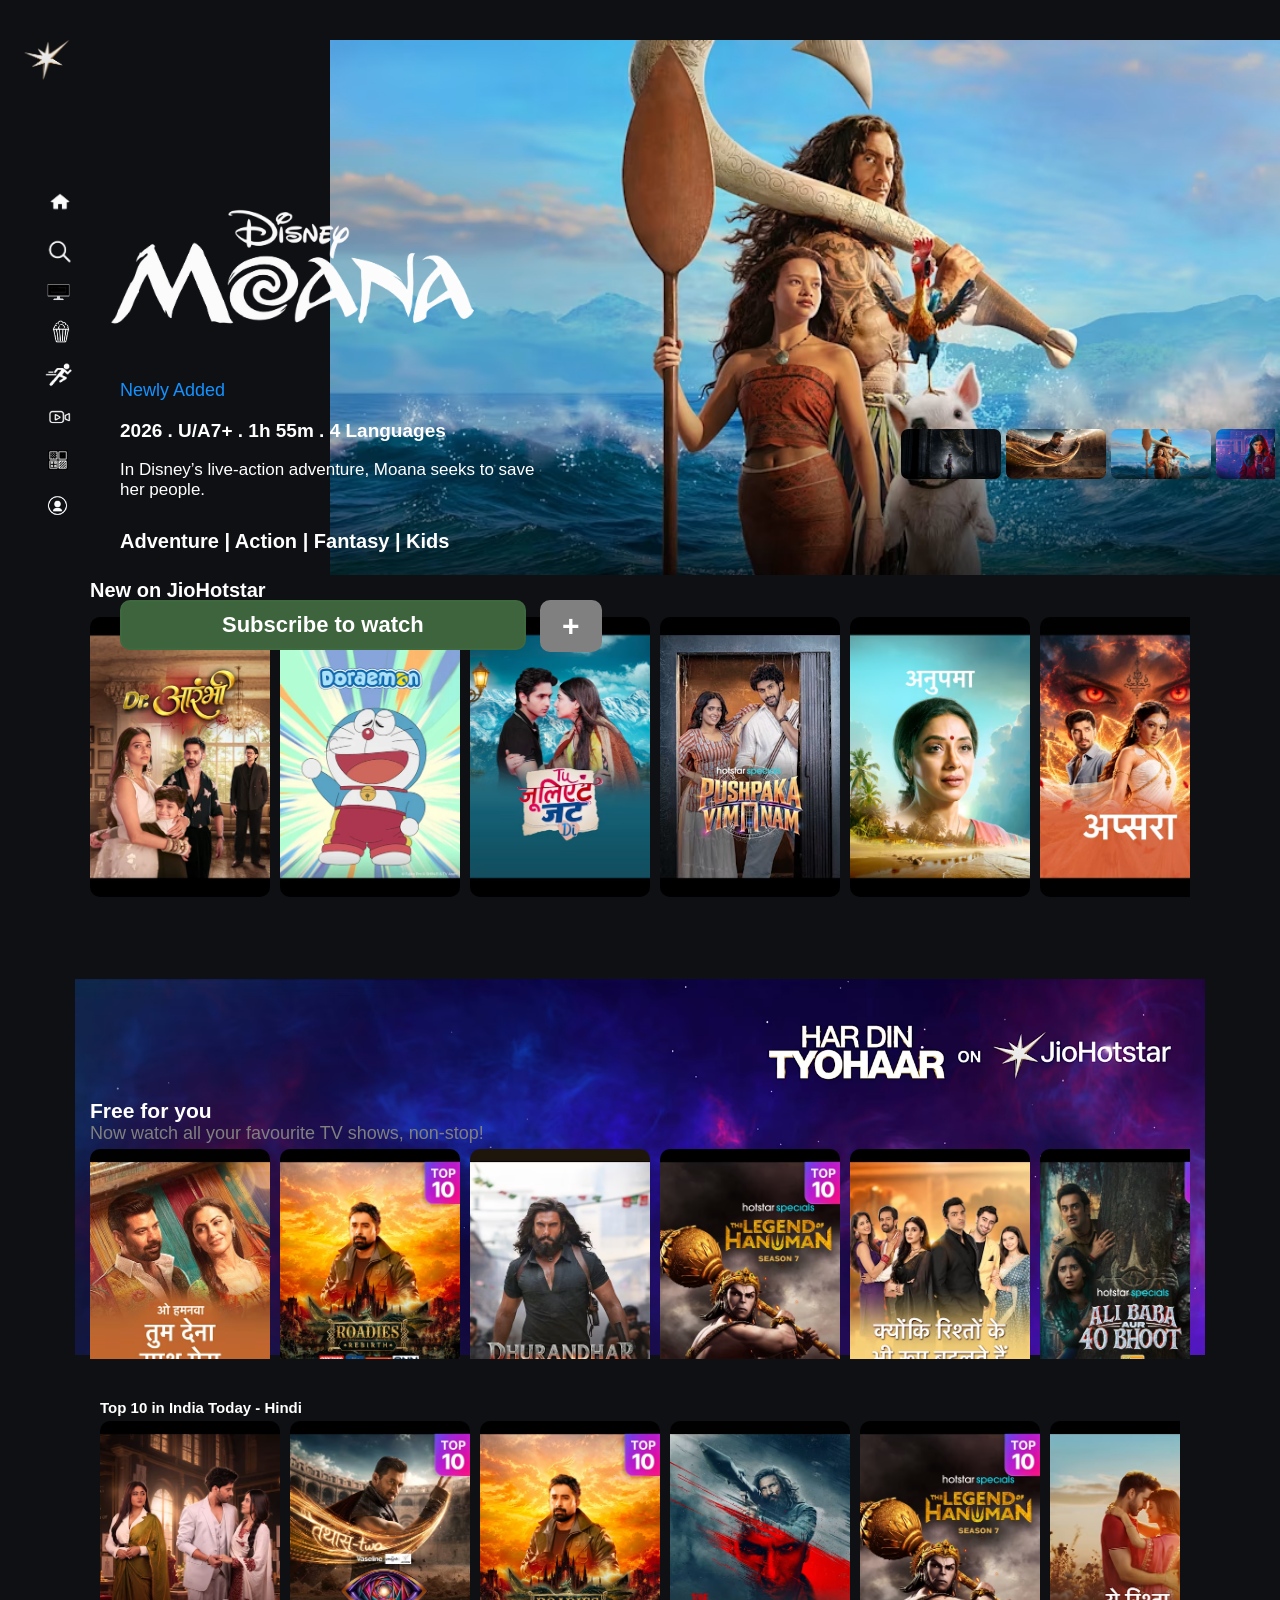
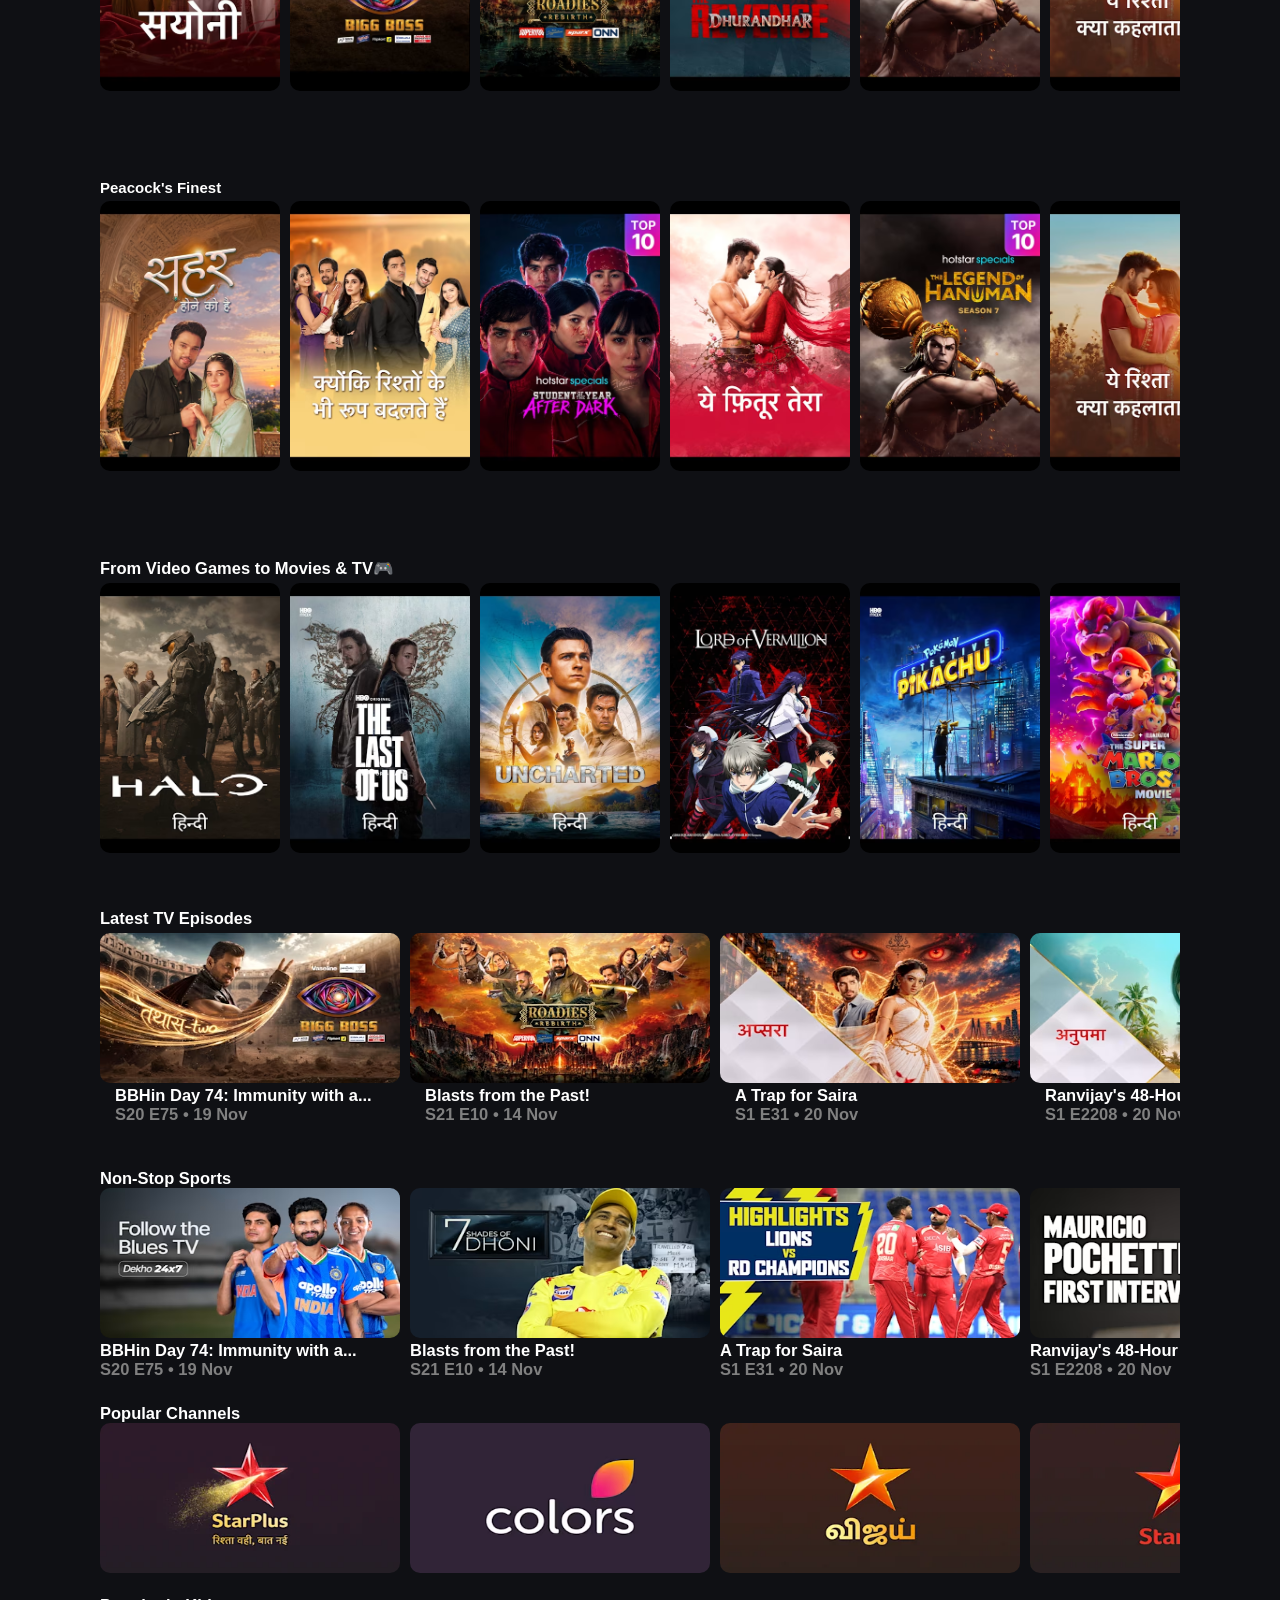
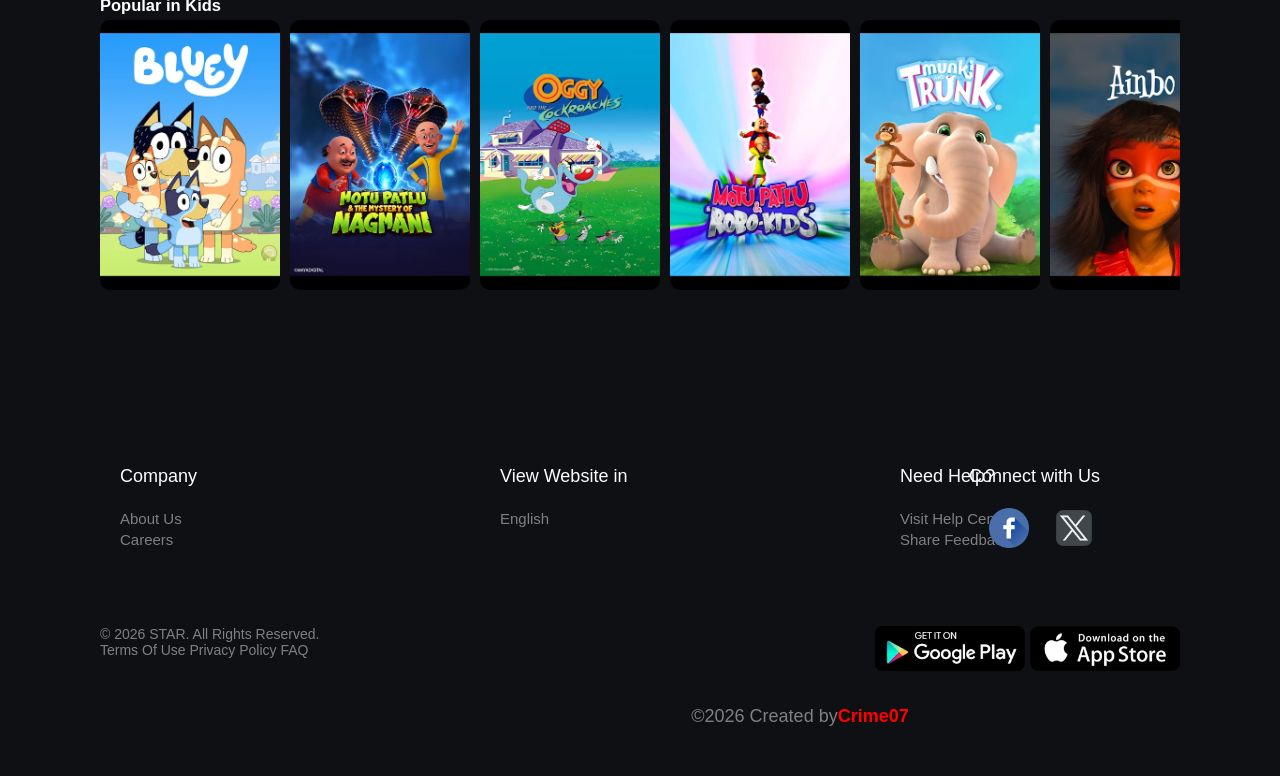
<file: index.html>
<!DOCTYPE html>
<html lang="en">

<head>
    <meta charset="UTF-8">
    <meta name="viewport" content="width=device-width, initial-scale=1.0">
    <link rel="shortcut icon" href="./images/logo.png" type="image/x-icon">
    <link rel="stylesheet" href="./css_work/style.css">
    <title>JioHotstar</title>
</head>

<body>
    <header>
        <div class="first_container"></div>

        <div class="container_second_head">


            <div class="container_second">

                <div class="box1">
                    <img src="./images/mori.avif" alt="">
                </div>

                <div class="box2">
                    <img id="img2" src="./images/moana_name.png" alt="">
                </div>

                <div class="box3">
                    <h4>Newly Added</h4>
                    <h5>2026 . U/A7+ . 1h 55m . 4 Languages</h5>
                    <p>In Disney’s live-action adventure, Moana seeks to save <br> her people. </p>

                    <h6>Adventure | Action | Fantasy | Kids</h6>

                    <button type="button">Subscribe to watch</button>
                    <h3>+</h3>

                </div>
                <!-- ..........ICONS WORK-->

                <div class="side_icons">

                    <div class="icon1">
                        <img src="./images/logo.png" alt="">
                    </div>

                    <div class="icon2">
                        <img src="./images/home_iconee.png" alt="">
                    </div>

                    <div class="icon3">
                        <img src="./images/search.png" alt="">
                    </div>

                    <div class="icon4">
                        <img  src="./images/white_moniter.png" alt="">
                    </div>

                    <div class="icon5">
                        <img src="./images/popcorn_bucket_icon.png" alt="">
                    </div>
                    <div class="icon6">
                        <img src="./images/run_bro.png" alt="">
                    </div>
                    <div class="icon7">
                        <img src="./images/sparkey_icon.png" alt="">
                    </div>
                    <div class="icon8">
                        <img src="./images/catagories_icon.png" alt="">
                    </div>
                    <div class="icon9">
                        <img src="./images/man_iconee.png" alt="">
                    </div>
                </div>

                <!-- small img work in container_second -->
                <div class="small_img">

                    <div class="sm_img">

                        <div class="small1">
                            <img src="./images/varahi.avif" alt="">
                        </div>
                        <div class="small1">
                            <img src="./images/salu_bhai.avif" alt="">
                        </div>

                        <div class="small1">
                            <img src="./images/mori.avif" alt="">
                        </div>

                        <div class="small1">
                            <img src="./images/baccha log.avif" alt="">
                        </div>

                        <div class="small1">
                            <img src="./images/ramayan2.avif" alt="">
                        </div>

                        <div class="small1">
                            <img src="./images/img2.avif" alt="">
                        </div>

                        <div class="small1">
                            <img src="./images/ramayan1.avif" alt="">
                        </div>

                    </div>


                </div>
                <!-- <video height="200px" controls loop muted poster="./images/mori.avif" >
            <source src="/video/video1.mp4" type="video/mp4">
        </video> -->
            </div>
        </div>
    </header>

    <section>
        <div class="section_container">
            <H4>New on JioHotstar</H4>

            <div class="img_work">

                <div class="imgs">
                    <img src="./images/imga1.avif" alt="">
                </div>

                <div class="imgs">
                    <img src="./images/imga2.webp" alt="">
                </div>

                <div class="imgs">
                    <img src="./images/imga3.avif" alt="">
                </div>

                <div class="imgs">
                    <img src="./images/imga4.avif" alt="">
                </div>

                <div class="imgs">
                    <img src="./images/imga5.avif" alt="">
                </div>

                <div class="imgs">
                    <img src="./images/imga6.avif" alt="">
                </div>

                <div class="imgs">
                    <img src="./images/imga7.avif" alt="">
                </div>
                <div class="imgs">
                    <img src="./images/imga.avif" alt="">
                </div>
                <div class="imgs">
                    <img src="./images/imga8.avif" alt="">
                </div>
                <div class="imgs">
                    <img src="./images/imga9.avif" alt="">
                </div>
                <div class="imgs">
                    <img src="./images/imga10.avif" alt="">
                </div>
                <div class="imgs">
                    <img src="./images/imga11.avif" alt="">
                </div>
                <div class="imgs">
                    <img src="./images/imga12.avif" alt="">
                </div>
                <div class="imgs">
                    <img src="./images/imga13.avif" alt="">
                </div>

            </div>
        </div>

        <!-- work start on here -->

        <div class="second_newcontaineer">

            <img src="./images/back_cover.avif" alt="">
            <div class="sec_newcontainer_inner">
                <h3>Free for you</h3>
                <span style="color: gray;">Now watch all your favourite TV shows, non-stop!</span>

                <div class="second_newcontaineer_img_work">

                    <div class="second_img">
                        <img src="./images/imga8.avif" alt="">
                    </div>

                    <div class="second_img">
                        <img src="./images/imga21.avif" alt="">
                    </div>

                    <div class="second_img">
                        <img src="./images/imga13.avif" alt="">
                    </div>

                    <div class="second_img">
                        <img src="./images/imga18.avif" alt="">
                    </div>

                    <div class="second_img">
                        <img src="./images/imga15.avif" alt="">
                    </div>

                    <div class="second_img">
                        <img src="./images/imga20.avif" alt="">
                    </div>

                    <div class="second_img">
                        <img src="./images/imga22.avif" alt="">
                    </div>
                    <div class="second_img">
                        <img src="./images/imga1.avif" alt="">
                    </div>
                    <div class="second_img">
                        <img src="./images/imga8.avif" alt="">
                    </div>
                    <div class="second_img">
                        <img src="./images/imga9.avif" alt="">
                    </div>
                    <div class="second_img">
                        <img src="./images/imga10.avif" alt="">
                    </div>
                    <div class="second_img">
                        <img src="./images/imga11.avif" alt="">
                    </div>
                    <div class="second_img">
                        <img src="./images/imga12.avif" alt="">
                    </div>
                    <div class="second_img">
                        <img src="./images/imga13.avif" alt="">
                    </div>

                </div>
            </div>

        </div>

        <!-- Top 10 in India Today - Hindi  -->

        <div class="top_10">
            <h1>Top 10 in India Today - Hindi</h1>

            <div class="second_newcontaineer_img_work">

                <div class="second_img">
                    <img src="./images/imga11.avif" alt="">
                </div>

                <div class="second_img">
                    <img src="./images/imga22.avif" alt="">
                </div>

                <div class="second_img">
                    <img src="./images/imga21.avif" alt="">
                </div>

                <div class="second_img">
                    <img src="./images/imga12.avif" alt="">
                </div>

                <div class="second_img">
                    <img src="./images/imga18.avif" alt="">
                </div>

                <div class="second_img">
                    <img src="./images/imga19.avif" alt="">
                </div>

                <div class="second_img">
                    <img src="./images/imga16.avif" alt="">
                </div>
                <div class="second_img">
                    <img src="./images/imga17.avif" alt="">
                </div>
                <div class="second_img">
                    <img src="./images/imga18.avif" alt="">
                </div>
                <div class="second_img">
                    <img src="./images/imga19.avif" alt="">
                </div>
                <div class="second_img">
                    <img src="./images/imga10.avif" alt="">
                </div>
                <div class="second_img">
                    <img src="./images/imga11.avif" alt="">
                </div>
                <div class="second_img">
                    <img src="./images/imga12.avif" alt="">
                </div>
                <div class="second_img">
                    <img src="./images/imga13.avif" alt="">
                </div>

            </div>

        </div>

        <!-- Peacock's Finest -->

        <div class="Peacocks_finest">
            <h1>Peacock's Finest</h1>

            <div class="second_newcontaineer_img_work">

                <div class="second_img">
                    <img src="./images/imga14.avif" alt="">
                </div>

                <div class="second_img">
                    <img src="./images/imga15.avif" alt="">
                </div>

                <div class="second_img">
                    <img src="./images/imga16.avif" alt="">
                </div>

                <div class="second_img">
                    <img src="./images/imga17.avif" alt="">
                </div>

                <div class="second_img">
                    <img src="./images/imga18.avif" alt="">
                </div>

                <div class="second_img">
                    <img src="./images/imga19.avif" alt="">
                </div>

                <div class="second_img">
                    <img src="./images/imga20.avif" alt="">
                </div>
                <div class="second_img">
                    <img src="./images/imga13.avif" alt="">
                </div>
                <div class="second_img">
                    <img src="./images/imga8.avif" alt="">
                </div>
                <div class="second_img">
                    <img src="./images/imga9.avif" alt="">
                </div>
                <div class="second_img">
                    <img src="./images/imga10.avif" alt="">
                </div>
                <div class="second_img">
                    <img src="./images/imga11.avif" alt="">
                </div>
                <div class="second_img">
                    <img src="./images/imga12.avif" alt="">
                </div>
                <div class="second_img">
                    <img src="./images/imga13.avif" alt="">
                </div>

            </div>

        </div>

        <!-- /* From Video Games to Movies & TV🎮 */ -->

        <div class="Games_to_Movies">
            <h1>From Video Games to Movies & TV🎮</h1>

            <div class="second_newcontaineer_img_work">

                <div class="second_img">
                    <img src="./images/g1.avif" alt="">
                </div>

                <div class="second_img">
                    <img src="./images/g2.avif" alt="">
                </div>

                <div class="second_img">
                    <img src="./images/g3.avif" alt="">
                </div>

                <div class="second_img">
                    <img src="./images/g4.avif" alt="">
                </div>

                <div class="second_img">
                    <img src="./images/g8.avif" alt="">
                </div>

                <div class="second_img">
                    <img src="./images/g5.avif" alt="">
                </div>

                <div class="second_img">
                    <img src="./images/g7.avif" alt="">
                </div>
                <div class="second_img">
                    <img src="./images/imga.avif" alt="">
                </div>
                <div class="second_img">
                    <img src="./images/imga8.avif" alt="">
                </div>
                <div class="second_img">
                    <img src="./images/imga9.avif" alt="">
                </div>
                <div class="second_img">
                    <img src="./images/imga10.avif" alt="">
                </div>
                <div class="second_img">
                    <img src="./images/imga11.avif" alt="">
                </div>
                <div class="second_img">
                    <img src="./images/imga12.avif" alt="">
                </div>
                <div class="second_img">
                    <img src="./images/imga13.avif" alt="">
                </div>

            </div>

        </div>

        <!-- Latest TV Episodes -->

        <div class="Latest_TV_Episodes">
            <h1>Latest TV Episodes</h1>

            <div class="Latest_TV_Episodes_container_head">

                <div class="Latest_TV_Episodes_conte">
                    <a href="video.html"><img src="./images/b1.avif" alt=""> </a>
                    <h2>BBHin Day 74: Immunity with a...</h2>
                    <h2 style="color: grey;">S20 E75 • 19 Nov</h2>
                </div>


                <div class="Latest_TV_Episodes_conte">
                    <a href="video.html"><img src="./images/b2.avif" alt=""> </a>
                    <h2>Blasts from the Past!</h2>
                    <h2 style="color: grey;">S21 E10 • 14 Nov</h2>
                </div>

                <div class="Latest_TV_Episodes_conte">
                    <a href="video.html"><img src="./images/b4.avif" alt=""> </a>
                    <h2>A Trap for Saira</h2>
                    <h2 style="color: grey;">S1 E31 • 20 Nov</h2>
                </div>

                <div class="Latest_TV_Episodes_conte">
                    <a href="video.html"><img src="./images/b5.avif" alt=""> </a>
                    <h2>Ranvijay's 48-Hour Ultimatum</h2>
                    <h2 style="color: grey;">S1 E2208 • 20 Nov</h2>
                </div>

                <div class="Latest_TV_Episodes_conte">
                    <a href="video.html"><img src="./images/b6.avif" alt=""> </a>
                    <h2>A Trap Neeti Refuses to Marry Ra...</h2>
                    <h2 style="color: grey;">S1 E2 • 16 Nov</h2>
                </div>
                <div class="Latest_TV_Episodes_conte">
                    <a href="video.html"><img src="./images/b7.avif" alt=""> </a>
                    <h2>Panther Takes Over the Hospital</h2>
                    <h2 style="color: grey;">S1 E28 • 15 Nov</h2>
                </div>
                <div class="Latest_TV_Episodes_conte">
                    <a href="video.html"><img src="./images/b8.avif" alt=""> </a>
                    <h2>A Trap for Saira</h2>
                    <h2 style="color: grey;">S1 E31 • 20 Nov</h2>
                </div>
                <div class="Latest_TV_Episodes_conte">
                    <a href="video.html"><img src="./images/b9.avif" alt=""> </a>
                    <h2>A Trap for Saira</h2>
                    <h2 style="color: grey;">S1 E31 • 20 Nov</h2>
                </div>
                <div class="Latest_TV_Episodes_conte">
                    <a href="video.html"><img src="./images/b10.avif" alt=""> </a>
                    <h2>A Trap for Saira</h2>
                    <h2 style="color: grey;">S1 E31 • 20 Nov</h2>
                </div>

            </div>

        </div>

        <!-- dekho sports bina ruke bas aakhe khule ho -->

        <div class="Non_Stop_Sports">
            <h1>Non-Stop Sports</h1>

            <div class="Non_Stop_Sports_container">

                <div class="Non_Stop_Sports_conte">
                    <a href="video.html"><img src="./images/sporte10.avif" alt=""> </a>
                    <h2>BBHin Day 74: Immunity with a...</h2>
                    <h2 style="color: grey;">S20 E75 • 19 Nov</h2>
                </div>


                <div class="Non_Stop_Sports_conte">
                    <a href="video.html"><img src="./images/sporte9.avif" alt=""> </a>
                    <h2>Blasts from the Past!</h2>
                    <h2 style="color: grey;">S21 E10 • 14 Nov</h2>
                </div>

                <div class="Non_Stop_Sports_conte">
                    <a href="video.html"><img src="./images/sporte8.avif" alt=""> </a>
                    <h2>A Trap for Saira</h2>
                    <h2 style="color: grey;">S1 E31 • 20 Nov</h2>
                </div>

                <div class="Non_Stop_Sports_conte">
                    <a href="video.html"><img src="./images/sporte7.avif" alt=""> </a>
                    <h2>Ranvijay's 48-Hour Ultimatum</h2>
                    <h2 style="color: grey;">S1 E2208 • 20 Nov</h2>
                </div>

                <div class="Non_Stop_Sports_conte">
                    <a href="video.html"><img src="./images/sporte6.avif" alt=""> </a>
                    <h2>A Trap Neeti Refuses to Marry Ra...</h2>
                    <h2 style="color: grey;">S1 E2 • 16 Nov</h2>
                </div>
                <div class="Non_Stop_Sports_conte">
                    <a href="video.html"><img src="./images/sporte5.avif" alt=""> </a>
                    <h2>Panther Takes Over the Hospital</h2>
                    <h2 style="color: grey;">S1 E28 • 15 Nov</h2>
                </div>
                <div class="Non_Stop_Sports_conte">
                    <a href="video.html"><img src="./images/sporte4.avif" alt=""> </a>
                    <h2>A Trap for Saira</h2>
                    <h2 style="color: grey;">S1 E31 • 20 Nov</h2>
                </div>
                <div class="Non_Stop_Sports_conte">
                    <a href="video.html"><img src="./images/sporte3.avif" alt=""> </a>
                    <h2>A Trap for Saira</h2>
                    <h2 style="color: grey;">S1 E31 • 20 Nov</h2>
                </div>
                <div class="Non_Stop_Sports_conte">
                    <a href="video.html"><img src="./images/sporte2.avif" alt=""> </a>
                    <h2>A Trap for Saira</h2>
                    <h2 style="color: grey;">S1 E31 • 20 Nov</h2>
                </div>

            </div>
        </div>

        <div class="Non_Stop_Sports">
            <h1>Popular Channels</h1>

            <div class="Non_Stop_Sports_container">

                <div class="Non_Stop_Sports_conte">
                    <a href="./video.html"><img src="./images/c1.webp" alt=""> </a>
                    
                </div>


                <div class="Non_Stop_Sports_conte">
                    <a href="/video.html"><img src="./images/c2.avif" alt=""> </a>
                </div>

                <div class="Non_Stop_Sports_conte">
                    <a href="video.html"><img src="./images/c3.webp" alt=""> </a>
                    
                </div>

                <div class="Non_Stop_Sports_conte">
                    <a href="video.html"><img src="./images/c4.webp" alt=""> </a>
                    
                </div>

                <div class="Non_Stop_Sports_conte">
                    <a href="video.html"><img src="./images/c5.webp" alt=""> </a>
                    
                </div>
                <div class="Non_Stop_Sports_conte">
                    <a href="video.html"><img src="./images/c6.webp" alt=""> </a>
                    
                </div>
                <div class="Non_Stop_Sports_conte">
                    <a href="video.html"><img src="./images/c7.avif" alt=""> </a>
                   
                </div>
                <div class="Non_Stop_Sports_conte">
                    <a href="video.html"><img src="./images/c8.webp" alt=""> </a>
                    
                </div>
                <div class="Non_Stop_Sports_conte">
                    <a href="video.html"><img src="./images/c9.webp" alt=""> </a>
                </div>

                <div class="Non_Stop_Sports_conte">
                    <a href="video.html"><img src="./images/c10.avif" alt=""> </a>
                </div>

            </div>
        </div>


        <div class="Games_to_Movies">
            <h1>Popular in Kids</h1>

            <div class="second_newcontaineer_img_work">

                <div class="second_img">
                    <img src="./images/bluey.webp" alt="">
                </div>

                <div class="second_img">
                    <img src="./images/motu.avif" alt="">
                </div>

                <div class="second_img">
                    <img src="./images/oggy.avif" alt="">
                </div>

                <div class="second_img">
                    <img src="./images/patlu.webp" alt="">
                </div>

                <div class="second_img">
                    <img src="./images/monkey.webp" alt="">
                </div>

                <div class="second_img">
                    <img src="./images/ainbo.avif" alt="">
                </div>

                <div class="second_img">
                    <img src="./images/furfuri_nagar.avif" alt="">
                </div>
                <div class="second_img">
                    <img src="./images/masha.avif" alt="">
                </div>
                <div class="second_img">
                    <img src="./images/peppa.avif" alt="">
                </div>
                <div class="second_img">
                    <img src="./images/imga9.avif" alt="">
                </div>
                <div class="second_img">
                    <img src="./images/imga10.avif" alt="">
                </div>
                <div class="second_img">
                    <img src="./images/imga11.avif" alt="">
                </div>
                <div class="second_img">
                    <img src="./images/imga12.avif" alt="">
                </div>
                <div class="second_img">
                    <img src="./images/imga13.avif" alt="">
                </div>

            </div>

        </div>

    </section>

    <footer>
        <div class="footer_container">

            <div class="four_container_king">
                <div class="foot_box1">
                    <span>Company</span> <br> <br>

                    <a href="">About Us</a> <br>
                    <a href="">Careers</a>
                </div>

                <div class="foot_box2">
                    <span>View Website in</span> <br> <br>

                    <a href=""><i class="fa-light fa-check"></i>English</a> <br>

                </div>

                <div class="foot_box3">
                    <span>Need Help?</span> <br> <br>

                    <a href="">Visit Help Center</a> <br>
                    <a href="">Share Feedback</a>
                </div>

                <div class="foot_box4">
                    <span>Connect with Us</span> <br> <br>

                    <a href=""> <img width="40px" src="./images/facebook (2).png" alt=""></a>
                    <a href=""> <img width="40px" src="./images/logos.png" alt=""></a>

                </div>

            </div>

            <div class="foot_box5">
                <a href=""><img width="150px" src="./images/google-playstore.webp" alt=""></a>
                <a href=""><img width="150px" src="./images/ios-appstore.webp" alt=""></a>
            </div>


            <div class="foot_box6">
                <p>© 2026 STAR. All Rights Reserved.</p>
                <p>Terms Of Use Privacy Policy FAQ</p>
                <h4> &copy;2026 Created by <b style="color: red;"> Crime07</b></h4>
            </div>


        </div>
    </footer>

</body>

</html>
</file>
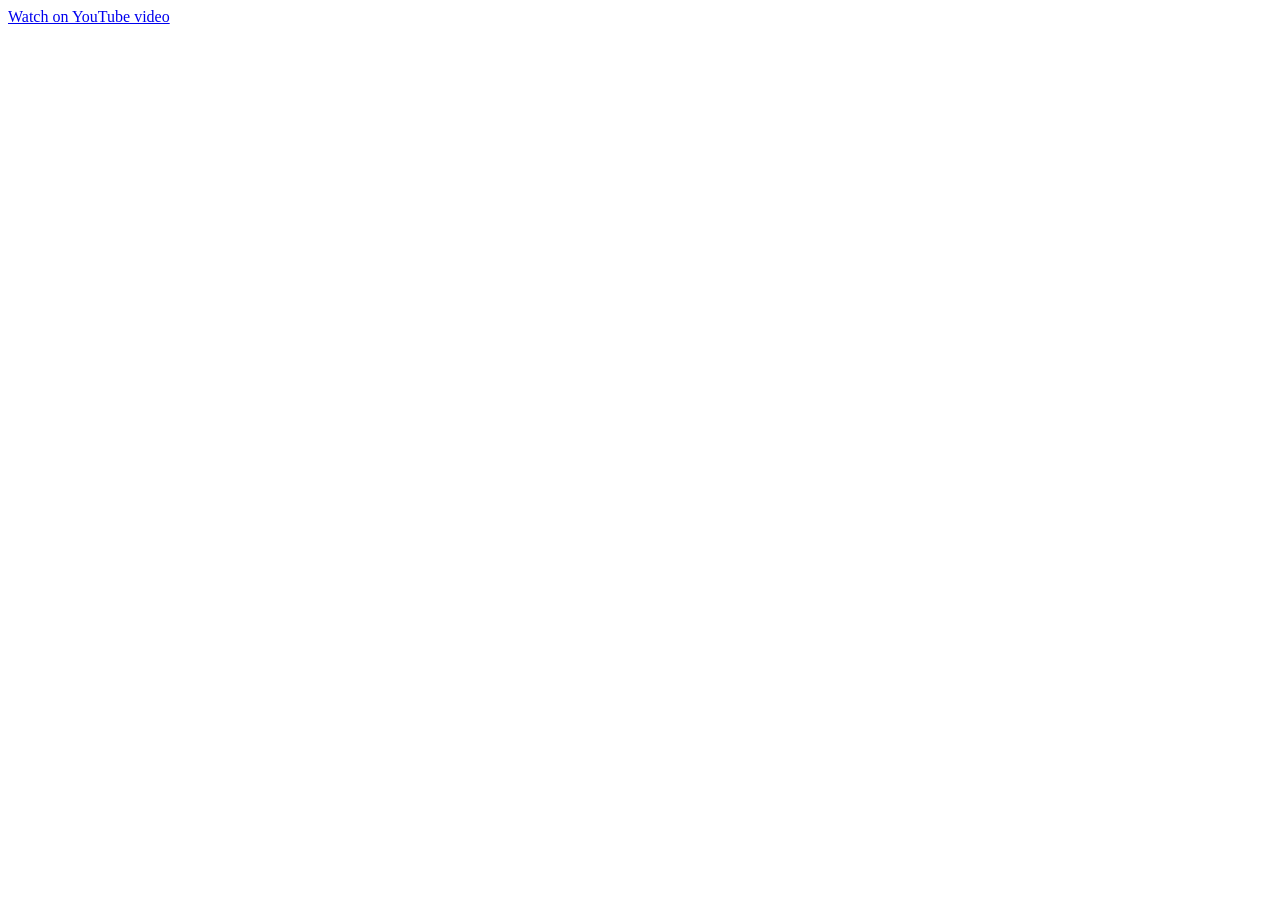
<file: video.html>
<!DOCTYPE html>
<html lang="en">
<head>
    <meta charset="UTF-8">
    <meta name="viewport" content="width=device-width, initial-scale=1.0">
    <title>My video</title>
</head>
<body>
<a href="https://www.youtube.com/watch?v=QTUA5Igzh70" target="_self" >Watch on YouTube video</a>

     <!-- <video autoplay controls muted>
    <a href="https://www.youtube.com/watch?v=QTUA5Igzh70"></a>
        -->
    <!-- </video> -->
</body>
</html>
</file>
<file: css_work/style.css>
*{
    box-sizing: border-box;
    margin: 0;
    padding: 0;
}

.first_container{
    height: 40px;
    background-color: rgb(15, 16, 20);
}

/* .container_second_head{
    position: relative;
    border: 2px solid rgb(11, 192, 17);
    
} */


.container_second{
    /* border: 2px solid rgb(234, 6, 6); */
    position: relative;
    background-color: rgb(15, 16, 20);
}

.box1 img{
    height: 100%;
    width: 100vw;
    padding: 0px 0px 0px 330px;

    /* height: 100%; */
    /* margin-left: 300px; */
    /* border: 10px solid rgb(59, 65, 59); */

}
.box2 img{
    /* border: 2px solid rgb(10, 93, 225); */
    /* background-color: red; */

    position: absolute;
    height: 30%;
    width: 30%;
    top: 150px;
    left: 100px;
}

.box3 h4{
    position: absolute;
    /* border: 2px solid rgb(225, 10, 10); */
    color: rgb(20, 146, 255);
    top: 340px;
    left: 120px;

    font-family:'Gill Sans', 'Gill Sans MT', Calibri, 'Trebuchet MS', sans-serif;
    font-weight: 200;
    font-size: 18px; 
}

.box3 h5{
    position: absolute;
    /* border: 2px solid rgb(225, 10, 10); */
    color: white;
    top: 380px;
    left: 120px;

    font-family:'Gill Sans', 'Gill Sans MT', Calibri, 'Trebuchet MS', sans-serif;
    font-weight: 700;
    font-size: 19px; 
}

.box3 p{
    position: absolute;
    /* border: 2px solid rgb(225, 10, 10); */
    color: white;
    top: 420px;
    left: 120px;

    font-family:'Gill Sans', 'Gill Sans MT', Calibri, 'Trebuchet MS', sans-serif;
    /* font-weight: 700; */
    font-size: 17px; 
}

.box3 h6{
    position: absolute;
    /* border: 2px solid rgb(225, 10, 10); */
    color: white;
    top: 490px;
    left: 120px;

    font-family:'Gill Sans', 'Gill Sans MT', Calibri, 'Trebuchet MS', sans-serif;
    font-weight: 700;
    font-size: 20px; 
}

.box3 button{
    position: absolute;
    border: 2px solid rgb(62, 104, 62);
    background-color: rgb(62, 100, 62);
    color: white;
    top: 560px;
    left: 120px;

    font-family:'Gill Sans', 'Gill Sans MT', Calibri, 'Trebuchet MS', sans-serif;
    font-weight: 700;
    font-size: 22px; 

    padding: 10px 100px;
    border-radius: 10px;
}

.box3 h3{
    position: absolute;
    border: 2px solid gray;
    background-color: gray;
    color: white;
    top: 560px;
    left: 540px;

    font-family:'Gill Sans', 'Gill Sans MT', Calibri, 'Trebuchet MS', sans-serif;
    font-weight: 700;
    font-size: 30px; 

    padding: 7px 20px;
    border-radius: 10px;
}


/* side_icons */

/* ....WORK START ON HERE */

.side_icons{
    top: 0px;
    width: 90px;
    position: absolute;
    /* height: 500px; */
    /* border: 2px solid rgb(234, 6, 6); */
    background-color: rgb(15, 16, 20);
    /* display: flex;
    justify-content: center;
    align-items: center; */
}

.icon1 img{
    height: 40px;
    padding-left: 20px;
    /* padding: 10px 30px; */
}
.icon2 img{
    height: 35px;
    /* padding: 10px 30px; */
    margin-top: 100px;
    padding-left: 40px;
}
.icon3 img{
    height: 30px;
    padding-left: 40px;
    margin-top: 13px;
}
.icon4 img{
    height: 18px;
    padding-left: 45px;
    margin-top: 13px;
}
.icon5 img{
    height: 23px;
    /* padding-top: 10px; */
    padding-left: 50px;
    /* margin-left: 47px; */
    margin-top: 15px;/
}
.icon6 img{
    height: 25px;
    /* padding-top: 10px; */
    padding-left: 41px;
    margin-top: 15px;
}
.icon7 img{
    height: 21px;
    /* padding-top: 10px; */
    padding-left: 43px;
    margin-top: 15px;
}

.icon8 img{
    height: 20px;
    padding-left: 48px;
    margin-top: 19px;
}
.icon9 img{
    height: 23px;
    padding-left: 45px;
    margin-top: 20px;
}


.sm_img{
    /* border: 2px red solid; */
    position: absolute;
    /* height: 300px; */
    /* margin-top: 20px; */
    display: grid;
    grid-template-columns: repeat(10,200px);
    /* gap: 2px; */
    width: 30vw;
    overflow-x: scroll;

    bottom: 100px;
    right: 5px;

    
    display: flex;
    justify-content: flex-start;
    gap: 5px;

}

.small1{
    /* position: absolute; */
    /* bottom: 100px; */
    /* right: 100px; */
    /* background-color: gray; */

    height: 50px;
    width: 100px;
}

.small1 img{
    /* position: absolute; */
    /* bottom: 100px; */
    /* right: 100px; */
    /* background-color: gray; */
    
    display: flex;
    justify-content: center;
    align-items: center;
    height: 50px;
    width: 100px;
    border-radius: 7px;
    /* border: 2px solid red; */
    margin: 0 10px;
}

/* section_container */
.section_container{
    background-color: rgb(15, 16, 20);
    height: 400px;
    /* width: 300px; */
    /* border: 20px solid white; */
    padding: 0 90px;
    color: white;
    font-family:'Gill Sans', 'Gill Sans MT', Calibri, 'Trebuchet MS', sans-serif;
    font-weight: 100;
    font-size: 20px;
    /* padding-bottom: 30px; */
}

.img_work{
    display: grid;
    grid-template-columns: repeat(20,1fr);
    gap: 10px;
    overflow-x:scroll;
}

.imgs img{
    margin-top: 15px;
    height: 280px;
    width: 180px;
    object-fit: cover;
    border-radius: 10px;
  
}

/* bro use AI (Ai help) or mere bhi kam h pura ai nahi h beeee.   */

.second_newcontaineer {
    width: 100%;
    height: fit-content;
    box-sizing: border-box;
    position: relative;
    overflow: hidden;
    padding: 0 75px;
    background-color: rgb(15, 16, 20);
    /* height: 800px; */
    /* border: 2px solid gray; */
}

.second_newcontaineer img {
    width: 100%;
    /* height: 700px; */
    /* display: block; */
    /* padding: 0; */
}

.sec_newcontainer_inner {
    position: absolute;
    top: 120px;
    left: 90px;
    right: 90px;
    box-sizing: border-box;

    color: white;
    font-size: 18px;
    font-family:'Segoe UI', Tahoma, Geneva, Verdana, sans-serif;
}

.second_newcontaineer_img_work{
    /* position: absolute; */

    display: grid;
    grid-template-columns: repeat(20,1fr);
    gap: 10px;
    overflow-x :scroll;

    bottom: 10px;
}

.second_img img{
    margin-top: 5px;
    /* border: 2px solid red; */
    height: 270px;
    width: 180px;
    border-radius: 10px;
    object-fit: cover;
    bottom: 15px;
}

/* Aree  mere yarr Top 10 in India Today - Hindi ka container h dekh to phale */

.top_10{
    /* padding-top: 100px; */
    padding: 40px 100px;
    color: white;
    height: 400px;
    font-family:'Segoe UI', Tahoma, Geneva, Verdana, sans-serif;
    font-size: 10px;
    background-color: rgb(15, 16, 20);
}

/* Aree  mere bhai Peacock's Finest ka container h dekh to phale */

.Peacocks_finest{
    padding: 20px 100px;
    color: white;
    height: 380px;
    font-family:'Segoe UI', Tahoma, Geneva, Verdana, sans-serif;
    font-size: 10px;
    background-color: rgb(15, 16, 20);
}

/* Moaje kar yarr From Video Games to Movies & TV🎮 */
.Games_to_Movies{
    padding: 20px 100px;
    color: rgb(255, 255, 255);
    height: 350px;
    font-family:'Segoe UI', Tahoma, Geneva, Verdana, sans-serif;
    font-size: 11px;
    background-color: rgb(15, 16, 20);
}

/* dekho din bhar Latest_TV_Episodes */
.Latest_TV_Episodes{
    padding: 20px 100px;
    color: white;
    /* width: 200px; */
    font-family:'Segoe UI', Tahoma, Geneva, Verdana, sans-serif;
    font-size: 11px;
    background-color: rgb(15, 16, 20);
}

.Latest_TV_Episodes_container_head{
    /* border: 2px solid red; */
    margin-top: 5px;
    display: grid;
    grid-template-columns: repeat(20,1fr);
    gap: 10px;
    overflow-x: scroll;
}

.Latest_TV_Episodes_conte img{
    border-radius: 10px;
    width: 300px;
    height: 150px;
}

.Latest_TV_Episodes_conte h2{
    padding-left: 15px;
}

/* dekho sports bina ruke bas aakhe khule ho  Non-Stop Sports*/
.Non_Stop_Sports{
    /* border: 2px solid red; */
    padding: 0px 100px;
    color: white;
    /* width: 200px; */
    font-family:'Segoe UI', Tahoma, Geneva, Verdana, sans-serif;
    font-size: 11px;
    background-color: rgb(15, 16, 20);

}
.Non_Stop_Sports h1{
    padding-top: 25px;

}

.Non_Stop_Sports_container{
    display: grid;
    grid-template-columns: repeat(20,1fr);
    gap: 10px;

    overflow-x: scroll;
}

.Non_Stop_Sports_conte img{
    border-radius: 10px;
    width: 300px;
    height: 150px;
}


/* footer_container ka kam chal raha h  */

.footer_container{
    position: relative;
    padding: 50px 100px;

    /* border: 2px solid red; */
    background-color: rgb(15, 16, 20);
    color: white;

    font-family:'Segoe UI', Tahoma, Geneva, Verdana, sans-serif;
    font-size: 18px;
    font-weight: 500;

    height: 450px;
}

.foot_box1{
    /* position: absolute; */
    /* left: 0px; */
    margin-top: 90px;
    /* border: 2px solid whitesmoke; */
    /* width: 100px; */
    /* height: 100px; */    
}

.foot_box2{
    top: 140px;
    position: absolute;
    left: 500px;
    /* border: 2px solid whitesmoke; */
    /* width: 200px; */
    color: rgb(255, 255, 255);
    
    text-decoration: none;
}

.foot_box3{
    top: 140px;
    position: absolute;
    left: 900px;
    /* border: 2px solid rgb(170, 95, 95); */
    color: rgb(255, 255, 255);
    /* width: 200px; */

    text-decoration: none;
}

.foot_box4{
    top: 140px;
    position: absolute;
    right: 180px;
    /* border: 2px solid rgb(170, 95, 95); */
    color: rgb(255, 255, 255);
    /* width: 200px; */

    text-decoration: none;

}

.foot_box4 a{
    padding-left: 20px;
}

.four_container_king{
    /* border: 2px solid rgb(189, 53, 53); */
    margin: 20px;
    /* padding: 0 100px; */

}


.foot_box5{
    padding: 0 100px;
    position: absolute;
    bottom: 50px;
    right: 0px;
    /* border: 2px solid rgb(170, 95, 95); */
    color: rgb(255, 255, 255);
    /* width: 400px; */

    top: 300px;

    /* text-decoration: none; */
}

.foot_box6{
    position: absolute;
    bottom: 50px;
    /* border: 2px solid rgb(170, 95, 95); */
    color: grey;
    /* width: 400px; */
    
    top: 300px;
    font-family: 'Segoe UI', Tahoma, Geneva, Verdana, sans-serif;
    font-size: 14px;
    font-weight: 500;
}

.foot_box6 h4{
    /* border: 2px solid rgb(170, 95, 95); */
    width: 600px;
    position: absolute;
    left: 400px;
    top: 80px;
    display: flex;
    justify-content: center;
    align-items: center;

    font-size: 18px;
    font-weight: 500;
}

 a{
    padding-top: 50px;
    font-size: 15px;
    text-decoration: none;
    color: grey;
}
</file>
